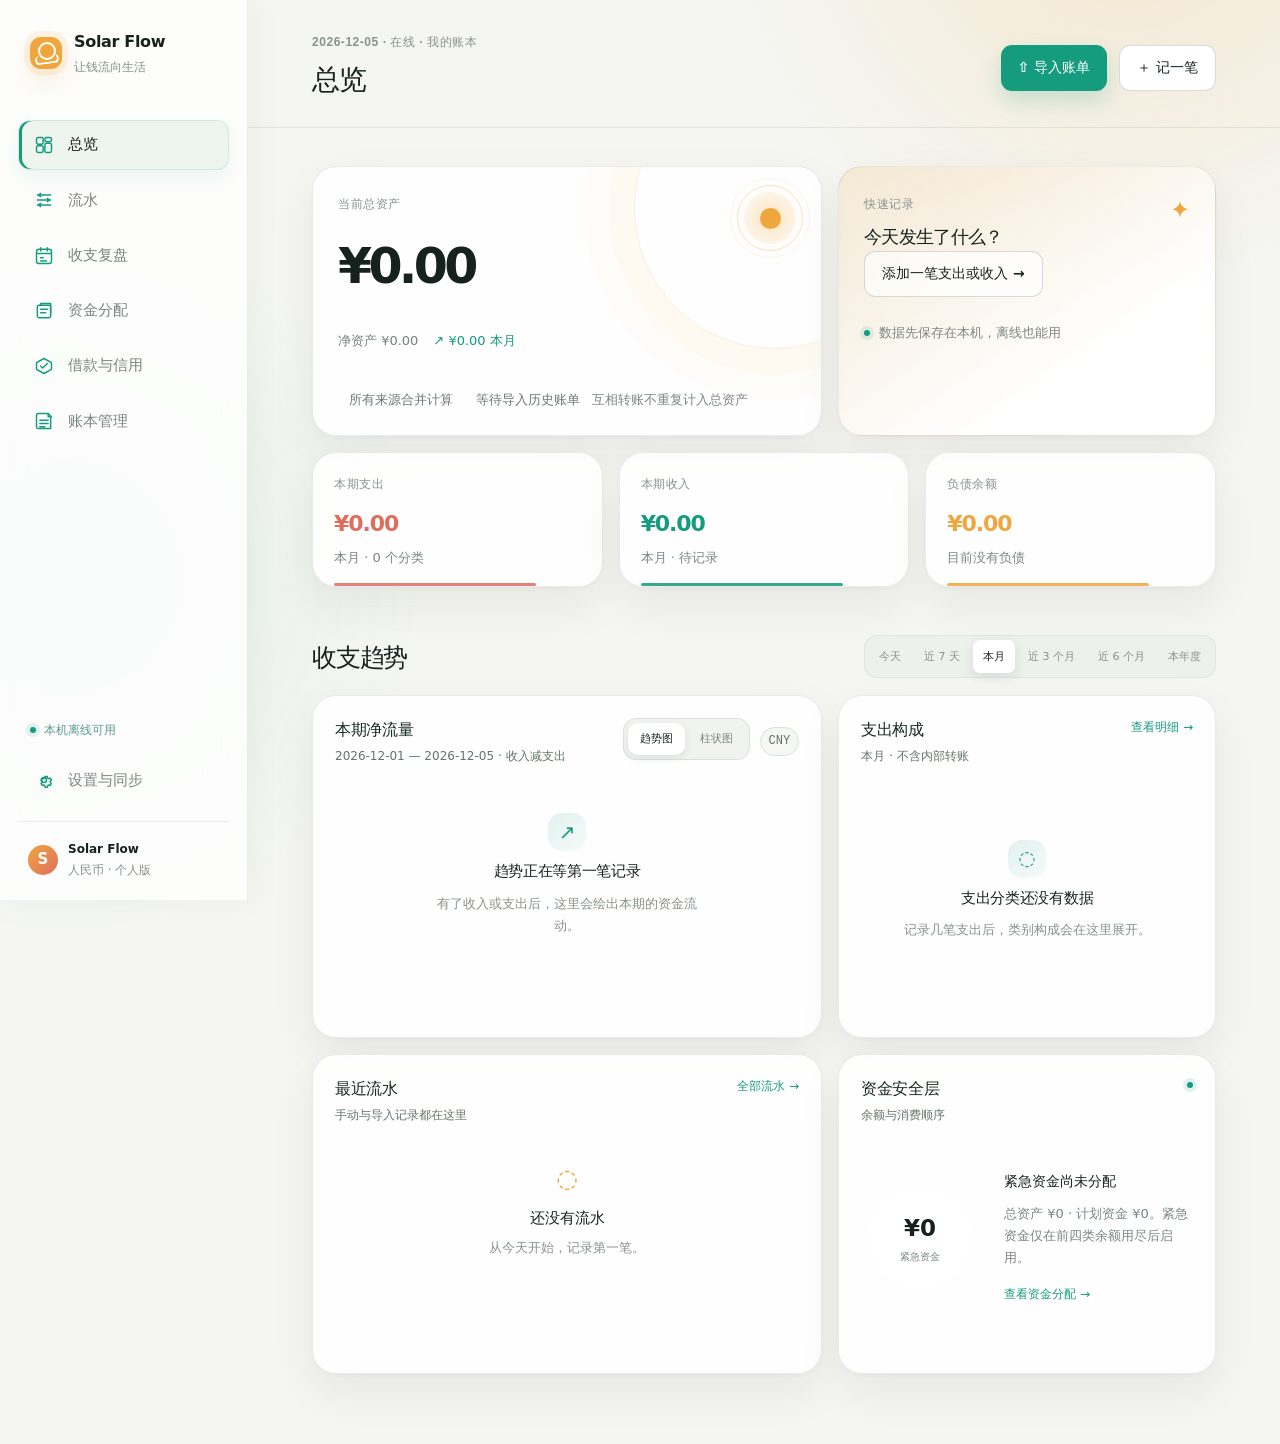
<file: solar-flow/index.html>
<!doctype html>
<html lang="zh-CN">
  <head>
    <meta charset="UTF-8" />
    <meta name="viewport" content="width=device-width, initial-scale=1.0, viewport-fit=cover" />
    <meta name="theme-color" content="#0d1b1e" />
    <meta name="description" content="Solar Flow：清晰、离线优先的个人资金流动工作台。" />
    <link rel="manifest" href="/solar-flow/manifest.webmanifest" />
    <link rel="icon" type="image/svg+xml" href="/solar-flow/favicon.svg" />
    <title>Solar Flow · 你的资金流动</title>
    <script type="module" crossorigin src="/solar-flow/index-xldBAdw2.js"></script>
    <link rel="stylesheet" crossorigin href="/solar-flow/index-yCu872b8.css">
  </head>
  <body>
    <div id="app"></div>
  </body>
</html>
</file>
<file: solar-flow/index-yCu872b8.css>
:root{font-family:Inter,ui-sans-serif,-apple-system,BlinkMacSystemFont,SF Pro Display,PingFang SC,Microsoft YaHei,sans-serif;color:#17221f;background:#f5f6f2;font-synthesis:none;--bg: #f5f6f2;--panel: #ffffff;--panel-2: #eef2ed;--ink: #17221f;--muted: #7c8680;--line: rgba(23,34,31,.1);--gold: #efa63d;--mint: #159b7e;--blue: #6678d9;--coral: #df6d5e;--radius: 24px}*{box-sizing:border-box}body{margin:0;min-width:320px;min-height:100vh;background:radial-gradient(circle at 80% -10%,rgba(246,182,91,.12),transparent 32rem),var(--bg)}button,input,select{font:inherit}button{border:0;cursor:pointer}.app-shell{display:flex;min-height:100vh}.sidebar{width:248px;padding:30px 18px 20px;border-right:1px solid var(--line);display:flex;flex-direction:column;position:sticky;top:0;height:100vh;background:#0d1b1edb;-webkit-backdrop-filter:blur(18px);backdrop-filter:blur(18px);z-index:4}.brand{display:flex;gap:12px;align-items:center;padding:0 12px 38px}.brand-mark{width:32px;height:32px;border-radius:11px;background:var(--gold);position:relative;box-shadow:0 0 0 5px #f6b65b17,0 0 24px #f6b65b40}.brand-mark:before,.brand-mark:after{content:"";position:absolute;border-radius:999px;border:2px solid #0d1b1e}.brand-mark:before{width:14px;height:14px;top:5px;left:8px}.brand-mark:after{width:20px;height:7px;left:5px;bottom:5px;border-top:0;transform:rotate(-8deg)}.brand strong{display:block;font-size:15px;letter-spacing:-.02em}.brand small{display:block;margin-top:3px;color:var(--muted);font-size:11px}.nav-list{display:grid;gap:6px}.nav-item{width:100%;color:#9aabad;background:transparent;display:flex;align-items:center;gap:12px;padding:12px 13px;border-radius:12px;text-align:left;font-size:14px;transition:.2s ease}.nav-item:hover{color:var(--ink);background:#ffffff0d}.nav-item.active{color:var(--ink);background:#1a3336;box-shadow:inset 3px 0 var(--gold)}.nav-icon{width:21px;display:grid;place-items:center;color:var(--gold);font-size:17px}.sidebar-bottom{margin-top:auto;display:grid;gap:16px}.offline-pill{display:flex;align-items:center;gap:8px;padding:0 12px;color:#8ea8a0;font-size:11px}.offline-pill i,.health-dot,.quick-note i{width:6px;height:6px;background:var(--mint);border-radius:50%;display:inline-block;box-shadow:0 0 0 4px #7ad9c61f}.profile-chip{border-top:1px solid var(--line);padding:18px 10px 0;display:flex;align-items:center;gap:10px}.avatar{width:30px;height:30px;border-radius:50%;display:grid;place-items:center;color:#0d1b1e;font-weight:800;background:linear-gradient(135deg,var(--gold),var(--coral))}.profile-chip strong,.profile-chip small{display:block}.profile-chip strong{font-size:12px}.profile-chip small{color:var(--muted);font-size:10px;margin-top:3px}.main-content{flex:1;min-width:0}.topbar{min-height:112px;padding:34px clamp(24px,5vw,72px) 26px;display:flex;align-items:center;justify-content:space-between;border-bottom:1px solid var(--line)}.eyebrow{color:var(--muted);font:500 10px DM Mono,monospace;text-transform:uppercase;letter-spacing:.12em}h1,h2,h3,p{margin:0}h1{margin-top:7px;font-size:27px;letter-spacing:-.06em}h2{margin-top:8px;font-size:24px;letter-spacing:-.05em}h3{margin-top:8px;font-size:18px;letter-spacing:-.04em}.top-actions{display:flex;align-items:center;gap:10px}.icon-button,.primary-button,.outline-button{border-radius:11px;min-height:42px;padding:0 15px;font-size:12px;font-weight:700;transition:.2s ease}.icon-button{background:transparent;color:#bdc8c7;border:1px solid var(--line);display:flex;gap:8px;align-items:center}.icon-button:hover,.outline-button:hover{border-color:#f6b65ba6;color:var(--gold)}.primary-button{background:var(--gold);color:#132124;box-shadow:0 8px 22px #f6b65b2e}.primary-button:hover{transform:translateY(-1px);box-shadow:0 12px 28px #f6b65b47}.outline-button{color:var(--ink);border:1px solid rgba(246,240,231,.23);background:transparent}.page-body{max-width:1440px;margin:0 auto;padding:38px clamp(24px,5vw,72px) 70px}.hero-grid,.stats-grid,.charts-grid,.bottom-grid,.settings-grid{display:grid;gap:16px}.hero-grid{grid-template-columns:1.35fr 1fr}.panel-card{border:1px solid var(--line);border-radius:var(--radius);background:linear-gradient(135deg,#183034f5,#142528f5);box-shadow:0 16px 40px #00000014}.net-worth-card,.quick-card{min-height:252px;padding:25px;position:relative;overflow:hidden}.net-worth-card:after{content:"";width:280px;height:280px;border-radius:50%;border:1px solid rgba(246,182,91,.12);position:absolute;right:-95px;top:-100px;box-shadow:0 0 0 25px #f6b65b06,0 0 0 50px #f6b65b05;pointer-events:none}.card-heading,.chart-title,.section-head,.bucket-top{display:flex;align-items:flex-start;justify-content:space-between;gap:15px}.net-worth-card h2{font-size:clamp(33px,4vw,49px);color:var(--ink);letter-spacing:-.075em;margin-top:14px}.sun-orb{position:relative;width:52px;height:52px;border-radius:50%;background:#f6b65b21;display:grid;place-items:center}.sun-orb:before,.sun-orb:after{content:"";position:absolute;border:1px solid rgba(246,182,91,.4);border-radius:50%;inset:-7px}.sun-orb:after{inset:-14px;opacity:.35}.sun-orb span{width:21px;height:21px;border-radius:50%;background:var(--gold);box-shadow:0 0 20px #f6b65bb3}.net-worth-meta{display:flex;gap:15px;flex-wrap:wrap;color:var(--muted);font-size:12px;margin:26px 0 18px}.asset-stack{height:8px;width:100%;display:flex;gap:2px;overflow:hidden;border-radius:99px}.asset-stack span{min-width:4px}.asset-legend{display:flex;gap:12px;margin-top:12px;flex-wrap:wrap;color:#b2c0c0;font-size:10px}.asset-legend i{display:inline-block;width:6px;height:6px;margin-right:5px;border-radius:50%}.muted{color:var(--muted);font-size:11px}.quick-card{background:linear-gradient(140deg,#f6b65b21,#142528fa 65%)}.quick-card p{max-width:280px;margin:17px 0 22px;color:#b2c0c0;line-height:1.75;font-size:13px}.spark{color:var(--gold);font-size:24px}.quick-note{display:flex;align-items:center;gap:9px;color:var(--muted);font-size:10px;margin-top:26px}.stats-grid{grid-template-columns:repeat(3,1fr);margin-top:16px}.stat-card{padding:19px 21px 17px;min-height:126px;overflow:hidden;position:relative}.stat-value{display:block;font-size:22px;margin:12px 0 5px;letter-spacing:-.05em}.stat-sub{color:var(--muted);font-size:11px}.mini-line{width:70%;height:3px;border-radius:99px;position:absolute;bottom:0;left:21px;opacity:.85}.mini-line.expense{background:var(--coral)}.mini-line.income{background:var(--mint)}.mini-line.debt{background:var(--gold)}.section-head{margin:44px 0 17px;align-items:end}.section-head h2{font-size:22px}.period-switcher{display:flex;gap:3px;padding:3px;border:1px solid var(--line);border-radius:10px;background:#ffffff06}.period-switcher button{color:var(--muted);background:transparent;border-radius:7px;padding:8px 10px;font-size:11px}.period-switcher button.active{color:#142528;background:var(--gold);font-weight:700}.charts-grid{grid-template-columns:1.35fr 1fr}.trend-card,.category-card,.recent-card,.health-card{padding:22px;min-height:320px}.chart-title strong,.chart-title span{display:block}.chart-title strong{font-size:14px}.chart-title span{color:var(--muted);font-size:10px;margin-top:5px}.chart-badge,.safe-badge,.sync-state{color:var(--gold);border:1px solid rgba(246,182,91,.28);border-radius:99px;padding:5px 8px;font:10px DM Mono,monospace}.text-button{color:var(--gold);background:transparent;font-size:11px;padding:0}.trend-wrap{margin-top:27px}.trend-wrap svg{width:100%;height:205px;display:block}.axis-labels{display:flex;justify-content:space-between;color:var(--muted);font:10px DM Mono,monospace}.donut-layout{display:grid;grid-template-columns:1fr 1fr;align-items:center;gap:5px;margin-top:33px}.donut svg{width:190px;max-width:100%;display:block;margin:auto}.legend-list{display:grid;gap:12px}.legend-list div{display:flex;justify-content:space-between;gap:8px;font-size:11px;color:#c0cbca}.legend-list i{display:inline-block;width:7px;height:7px;border-radius:50%;margin-right:7px}.legend-list strong{color:var(--muted);font:10px DM Mono,monospace}.bottom-grid{grid-template-columns:1.35fr 1fr;margin-top:16px}.transaction-list{margin-top:20px}.transaction-row,.obligation-row{display:flex;align-items:center;gap:12px;padding:12px 0;border-bottom:1px solid var(--line)}.transaction-row:last-child,.obligation-row:last-child{border-bottom:0}.category-icon{width:33px;height:33px;flex:0 0 auto;border-radius:11px;display:grid;place-items:center;color:var(--icon-color, var(--gold));background:#ffffff0d;font-size:16px}.transaction-main{flex:1;min-width:0}.transaction-main strong,.transaction-main span{display:block;overflow:hidden;text-overflow:ellipsis;white-space:nowrap}.transaction-main strong{font-size:12px}.transaction-main span{font-size:10px;color:var(--muted);margin-top:5px}.transaction-amount{font:500 12px DM Mono,monospace;white-space:nowrap}.transaction-amount.expense{color:#ffac9e}.health-score{display:flex;align-items:center;gap:25px;margin-top:46px}.health-ring{width:118px;height:118px;flex:0 0 auto;display:grid;place-items:center;align-content:center;border-radius:50%;background:conic-gradient(var(--mint) var(--score),rgba(255,255,255,.08) 0);position:relative}.health-ring:before{content:"";position:absolute;inset:8px;border-radius:50%;background:var(--panel)}.health-ring strong,.health-ring span{z-index:1}.health-ring strong{font-size:23px}.health-ring span{font-size:10px;color:var(--muted);margin-top:3px}.health-copy strong{font-size:14px}.health-copy p{color:var(--muted);font-size:11px;line-height:1.7;margin:9px 0 13px}.empty-state{min-height:170px;display:grid;place-items:center;align-content:center;gap:8px;color:var(--muted);text-align:center}.empty-state span{color:var(--gold);font-size:25px}.empty-state strong{color:var(--ink);font-size:13px}.empty-state p,.empty-copy{font-size:11px;margin:0}.page-title{margin-top:0}.filter-bar{display:flex;align-items:center;gap:8px;margin:25px 0 12px}.filter-chip{color:var(--muted);background:transparent;border:1px solid var(--line);border-radius:99px;padding:8px 12px;font-size:11px}.filter-chip.active{color:#132124;background:var(--gold);border-color:var(--gold)}.filter-spacer{flex:1}.full-list{padding:20px 24px}.full-list .transaction-list{margin-top:0}.full-list .transaction-row{padding:16px 4px}.callout{display:flex;gap:14px;align-items:flex-start;padding:17px 19px;margin:20px 0 16px;border:1px solid rgba(122,217,198,.2);border-radius:16px;background:#7ad9c60f}.callout>span{color:var(--mint);font-size:18px}.callout strong{font-size:12px}.callout p{color:var(--muted);font-size:11px;line-height:1.7;margin-top:5px}.allocation-total{text-align:right}.allocation-total span,.allocation-total strong{display:block}.allocation-total span{color:var(--muted);font-size:10px}.allocation-total strong{font:18px DM Mono,monospace;color:var(--gold);margin-top:5px}.bucket-grid{display:grid;grid-template-columns:repeat(5,1fr);gap:12px}.bucket-card{min-height:222px;padding:17px;border-radius:18px;border:1px solid var(--line);background:#142528;position:relative;overflow:hidden}.bucket-card:after{content:"";position:absolute;width:90px;height:90px;border-radius:50%;right:-35px;top:-35px;opacity:.12;background:currentColor}.bucket-card.gold{color:var(--gold)}.bucket-card.coral{color:var(--coral)}.bucket-card.mint{color:var(--mint)}.bucket-card.blue{color:var(--blue)}.bucket-card.slate{color:#adbabe}.bucket-symbol{font-size:22px}.more-button{background:transparent;color:var(--muted);font-size:10px}.bucket-card .eyebrow{display:block;margin-top:28px;color:#b7c1c0}.bucket-card>strong{display:block;color:var(--ink);font:18px DM Mono,monospace;margin:10px 0 7px}.bucket-card p{min-height:35px;color:var(--muted);font-size:10px;line-height:1.55}.progress{height:5px;background:#ffffff14;border-radius:99px;overflow:hidden;margin:18px 0 8px}.progress span{height:100%;display:block;background:currentColor;border-radius:99px}.bucket-card small{color:var(--muted);font-size:9px}.recommendation{display:flex;gap:16px;align-items:center;margin-top:16px;padding:20px}.recommendation-mark{color:var(--gold);font-size:24px}.recommendation>div:nth-child(2){flex:1}.recommendation h3{font-size:14px}.recommendation p{color:var(--muted);line-height:1.7;font-size:11px;margin-top:7px}.obligation-hero{display:flex;justify-content:space-between;align-items:center;padding:24px;background:linear-gradient(135deg,#ff8d7a21,#142528f5)}.obligation-hero strong{display:block;color:var(--coral);font:32px DM Mono,monospace;margin:12px 0 8px}.obligation-hero p{color:var(--muted);font-size:11px}.obligation-graphic{width:72px;height:72px;display:grid;place-items:center;border-radius:50%;color:var(--coral);font-size:28px;border:1px solid rgba(255,141,122,.35)}.settings-grid{grid-template-columns:1.2fr 1fr}.settings-card{padding:22px;min-height:290px}.sync-state{color:var(--muted);border-color:var(--line)}.sync-visual{display:flex;align-items:center;justify-content:center;gap:16px;margin:35px 0 25px}.device{border:1px solid rgba(122,217,198,.25);border-radius:13px;padding:17px 20px;color:var(--mint);font-size:11px;background:#7ad9c60f}.sync-line{display:flex;align-items:center;gap:4px;color:var(--gold)}.sync-line i{display:block;width:14px;height:1px;background:var(--gold)}.sync-line span{font-size:17px}.settings-copy{color:var(--muted);font-size:11px;line-height:1.8;margin-bottom:20px;max-width:500px}.settings-actions{display:grid;gap:8px;margin-top:34px}.setting-action{display:flex;justify-content:space-between;padding:13px 0;color:#c1cccb;background:transparent;border-bottom:1px solid var(--line);text-align:left;font-size:12px}.setting-action span{color:var(--gold)}.data-contract{padding:21px;margin-top:16px}.contract-grid{display:grid;grid-template-columns:repeat(4,1fr);gap:12px;margin-top:20px}.contract-grid p{color:var(--muted);font-size:10px;line-height:1.6}.contract-grid strong{display:block;color:var(--ink);font-size:11px;margin-bottom:5px}.modal-backdrop{position:fixed;inset:0;z-index:20;padding:20px;display:grid;place-items:center;background:#050d0fb8;-webkit-backdrop-filter:blur(10px);backdrop-filter:blur(10px)}.modal{width:min(560px,100%);max-height:min(820px,95vh);overflow:auto;border:1px solid rgba(246,240,231,.18);border-radius:24px;background:#142528;box-shadow:0 30px 100px #00000059;padding:24px}.import-modal{width:min(760px,100%)}.modal-head{display:flex;justify-content:space-between;gap:20px;align-items:flex-start;margin-bottom:23px}.modal h2{font-size:23px}.close-button{color:var(--muted);background:transparent;font-size:26px;line-height:1}.amount-field{display:flex;align-items:center;gap:8px;border-bottom:1px solid rgba(246,182,91,.5);padding:10px 3px}.amount-field span{color:var(--gold);font:20px DM Mono,monospace}.amount-field input{flex:1;color:var(--ink);border:0;outline:0;background:transparent;font:34px DM Mono,monospace;letter-spacing:-.06em}.segmented{display:flex;gap:4px;padding:4px;border-radius:12px;background:#ffffff0d;margin:19px 0}.segmented label{flex:1}.segmented input{position:absolute;opacity:0}.segmented span{display:block;text-align:center;border-radius:9px;padding:10px;color:var(--muted);font-size:12px;cursor:pointer}.segmented input:checked+span{color:#142528;background:var(--gold);font-weight:700}.form-grid{display:grid;grid-template-columns:1fr 1fr;gap:14px}.form-grid label,.import-controls label{color:var(--muted);font-size:10px}.form-grid input,.form-grid select,.import-controls select{display:block;width:100%;margin-top:7px;padding:11px 12px;color:var(--ink);background:#0e1e20;border:1px solid var(--line);border-radius:10px;outline:none;font-size:12px}.form-grid input:focus,.form-grid select:focus,.import-controls select:focus{border-color:var(--gold)}.modal-actions{display:flex;justify-content:flex-end;gap:9px;margin-top:25px}.dropzone{display:grid;place-items:center;text-align:center;padding:42px 20px;border:1px dashed rgba(246,182,91,.4);border-radius:17px;background:#f6b65b0b}.upload-symbol{color:var(--gold);font-size:30px;margin-bottom:10px}.dropzone strong{font-size:14px}.dropzone p{color:var(--muted);font-size:11px;margin:7px 0 20px}.file-button{display:inline-grid;place-items:center}.import-note{display:flex;gap:10px;color:var(--muted);margin-top:18px;font-size:11px;line-height:1.7}.import-note span{color:var(--mint)}.import-controls{display:flex;align-items:end;justify-content:space-between;gap:12px}.import-controls label{width:min(280px,100%)}.import-summary{display:flex;flex-wrap:wrap;gap:11px;padding:16px 0;color:var(--muted);font-size:10px}.import-summary i{width:6px;height:6px;border-radius:50%;display:inline-block;margin-right:5px}.new-dot{background:var(--mint)}.merge-dot{background:var(--gold)}.duplicate-dot{background:var(--muted)}.review-dot{background:var(--coral)}.import-preview{max-height:390px;overflow:auto;border-top:1px solid var(--line);border-bottom:1px solid var(--line)}.import-row{display:grid;grid-template-columns:42px 92px 1fr 94px;gap:9px;align-items:center;padding:11px 2px;border-bottom:1px solid rgba(246,240,231,.06)}.import-row:last-child{border-bottom:0}.import-row strong,.import-row span{font-size:11px}.import-row small{grid-column:2 / -1;color:var(--muted);font-size:10px;overflow:hidden;text-overflow:ellipsis;white-space:nowrap}.import-merchant{overflow:hidden;text-overflow:ellipsis;white-space:nowrap}.import-status{border-radius:5px;padding:4px 3px;text-align:center;font-size:9px!important}.import-status.new{color:var(--mint);background:#7ad9c61a}.import-status.merge{color:var(--gold);background:#f6b65b1a}.import-status.duplicate{color:var(--muted);background:#ffffff0f}.import-status.review{color:var(--coral);background:#ff8d7a1a}.import-more{margin-top:12px}.toast{position:fixed;right:24px;bottom:24px;z-index:50;color:#142528;background:var(--mint);border-radius:11px;padding:12px 16px;box-shadow:0 15px 35px #00000040;font-size:12px;font-weight:700}.toast.error{background:var(--coral)}.toast.info{background:var(--gold)}@media(max-width:1100px){.bucket-grid{grid-template-columns:repeat(3,1fr)}.charts-grid,.bottom-grid,.settings-grid{grid-template-columns:1fr}.donut-layout{grid-template-columns:180px 1fr}}@media(max-width:760px){.app-shell{display:block}.sidebar{width:100%;height:auto;position:sticky;top:0;padding:13px 14px 10px;border-right:0;border-bottom:1px solid var(--line)}.brand{padding:0 4px 11px}.nav-list{display:flex;overflow-x:auto;gap:4px}.nav-item{flex:0 0 auto;width:auto;padding:8px 10px;font-size:11px}.nav-item.active{box-shadow:inset 0 -2px var(--gold)}.nav-icon{width:auto;font-size:14px}.sidebar-bottom{display:none}.topbar{padding:24px 18px 20px;min-height:89px}.topbar h1{font-size:22px}.icon-button span{display:none}.icon-button{min-height:38px;padding:0 10px}.primary-button,.outline-button{min-height:38px;padding:0 11px;font-size:11px}.page-body{padding:24px 18px 50px}.hero-grid,.stats-grid{grid-template-columns:1fr}.net-worth-card,.quick-card{min-height:222px}.net-worth-card h2{font-size:38px}.section-head{display:block;margin-top:32px}.section-head .period-switcher{margin-top:15px;overflow-x:auto}.period-switcher button{flex:0 0 auto}.charts-grid,.bottom-grid{gap:12px}.trend-card,.category-card,.recent-card,.health-card{padding:18px}.donut-layout{grid-template-columns:150px 1fr}.bucket-grid{grid-template-columns:1fr 1fr}.bucket-card{min-height:205px}.recommendation{align-items:flex-start;flex-wrap:wrap}.recommendation .outline-button{margin-left:40px}.contract-grid{grid-template-columns:1fr 1fr}.filter-bar{flex-wrap:wrap}.filter-spacer{display:none}.form-grid{grid-template-columns:1fr}.modal{padding:19px}.import-row{grid-template-columns:40px 76px 1fr 80px;gap:6px}.import-controls{display:block}.import-controls .muted{display:block;margin-top:10px}.toast{left:18px;right:18px;bottom:18px;text-align:center}}body{color:var(--ink);background:radial-gradient(circle at 88% -8%,rgba(239,166,61,.2),transparent 27rem),radial-gradient(circle at 5% 40%,rgba(21,155,126,.08),transparent 24rem),var(--bg)}.sidebar{background:#ffffffc7;border-right-color:#17221f14;box-shadow:8px 0 30px #17221f09}.brand{padding-bottom:44px}.brand strong,h1,h2,h3{color:var(--ink)}.brand small,.profile-chip small{color:#87918b}.brand-mark{background:var(--gold);box-shadow:0 0 0 6px #efa63d1f,0 12px 24px #efa63d33}.brand-mark:before,.brand-mark:after{border-color:#fff}.nav-item{color:#7b8580;border:1px solid transparent;transition:color .28s cubic-bezier(.22,1,.36,1),background .28s cubic-bezier(.22,1,.36,1),transform .28s cubic-bezier(.22,1,.36,1),box-shadow .28s cubic-bezier(.22,1,.36,1)}.nav-item:hover{color:var(--ink);background:#f0f4ef;transform:translate(3px)}.nav-item.active{color:var(--ink);background:#eef4ee;border-color:#159b7e24;box-shadow:0 8px 18px #159b7e14,inset 3px 0 var(--mint)}.nav-icon{color:var(--mint)}.offline-pill{color:#5e9b8c}.offline-pill i,.health-dot,.quick-note i{background:var(--mint);box-shadow:0 0 0 4px #159b7e1f}.profile-chip{border-top-color:#17221f14}.avatar{color:#fff;background:linear-gradient(135deg,var(--gold),var(--coral))}.topbar{border-bottom-color:#17221f14}.eyebrow{color:#89928d}.top-actions{gap:12px}.icon-button,.outline-button{color:var(--ink);border-color:#17221f29;background:#ffffffa3}.icon-button:hover,.outline-button:hover{color:var(--mint);border-color:#159b7e73;background:#fff}.primary-button{color:#fff;background:var(--gold);box-shadow:0 10px 22px #efa63d3d}.primary-button:hover{box-shadow:0 14px 28px #efa63d52}.import-button{background:var(--mint);box-shadow:0 10px 22px #159b7e33}.import-button:hover{box-shadow:0 14px 28px #159b7e47}.quick-action{background:#fff}.panel-card{border-color:#17221f17;background:#ffffffe0;box-shadow:0 18px 45px #17221f11,0 2px 5px #17221f08;transition:transform .35s cubic-bezier(.22,1,.36,1),box-shadow .35s cubic-bezier(.22,1,.36,1)}.panel-card:hover{transform:translateY(-2px);box-shadow:0 22px 55px #17221f1a,0 3px 8px #17221f09}.net-worth-card,.quick-card{min-height:260px}.net-worth-card:after{border-color:#efa63d2e;box-shadow:0 0 0 25px #efa63d0a,0 0 0 50px #efa63d06}.net-worth-card h2{color:var(--ink)}.net-worth-meta{color:#77827b}.trend-up{color:var(--mint)}.asset-legend{color:#6e7972}.quick-card{background:linear-gradient(145deg,#efa63d29,#fffffff5 70%)}.quick-card p{color:#69756e}.spark{color:var(--gold)}.stat-value.expense{color:var(--coral)}.stat-value.income{color:var(--mint)}.stat-value.debt{color:var(--gold)}.period-switcher{background:#edf1ec;border:1px solid rgba(23,34,31,.06);padding:4px;border-radius:13px}.period-switcher button{color:#89928d;transition:all .25s cubic-bezier(.22,1,.36,1)}.period-switcher button:hover{color:var(--ink)}.period-switcher button.active{color:var(--ink);background:#fff;box-shadow:0 4px 12px #17221f1a}.chart-title strong{color:var(--ink)}.chart-title span,.chart-badge,.safe-badge,.sync-state{color:#89928d}.chart-badge,.safe-badge,.sync-state{border-color:#17221f1f;background:#f7f9f6}.text-button{color:var(--mint)}.trend-wrap{margin-top:22px}.trend-wrap svg{filter:drop-shadow(0 6px 10px rgba(239,166,61,.13))}.trend-wrap svg line{stroke:#17221f1f}.axis-labels{color:#9ba39d}.donut-layout{align-items:center}.donut{width:166px;height:166px;border-radius:50%;background:var(--donut);box-shadow:inset 0 0 0 1px #17221f0d,0 14px 26px #17221f14;display:grid;place-items:center;position:relative}.donut-hole{width:104px;height:104px;border-radius:50%;background:#fff;display:grid;place-content:center;text-align:center;box-shadow:0 3px 12px #17221f14}.donut-hole strong{color:var(--ink);font:700 18px ui-monospace,SFMono-Regular,Menlo,monospace;letter-spacing:-.07em}.donut-hole span{color:#9aa39e;font-size:10px;margin-top:5px}.legend-list{gap:13px}.legend-item{align-items:center}.legend-item>span{color:#68746c}.legend-item i{box-shadow:0 0 0 3px #17221f0a}.legend-value strong{color:var(--ink)}.legend-value small{color:#98a19b}.transaction-row{border-bottom-color:#17221f12;transition:background .25s ease,transform .25s cubic-bezier(.22,1,.36,1)}.transaction-row:hover{background:#f7faf6;transform:translate(3px)}.transaction-main span{color:#8a948e}.transaction-amount.expense{color:var(--coral)}.transaction-amount.income{color:var(--mint)}.transaction-amount.transfer{color:var(--blue)}.empty-state{color:#87918a}.bucket-card{background:#fff;border-color:#17221f17;box-shadow:0 14px 35px #17221f0e;transition:transform .3s cubic-bezier(.22,1,.36,1),box-shadow .3s ease}.bucket-card:hover{transform:translateY(-4px) rotate(.2deg);box-shadow:0 22px 45px #17221f1a}.bucket-card strong{color:var(--ink)}.bucket-card p,.bucket-card small{color:#7f8982}.bucket-card.gold{border-top-color:var(--gold)}.bucket-card.coral{border-top-color:var(--coral)}.bucket-card.mint{border-top-color:var(--mint)}.bucket-card.blue{border-top-color:var(--blue)}.progress{background:#edf1ec}.progress span{background:var(--mint)}.callout{color:#5d6c63;background:#eef6f1;border-color:#159b7e29}.callout strong,.recommendation h3{color:var(--ink)}.recommendation p,.settings-copy,.form-help{color:#7b867e}.recommendation-mark{color:var(--gold)}.obligation-hero{background:linear-gradient(135deg,#eef7f2,#fff)}.obligation-hero p{color:#7d8981}.obligation-graphic{color:var(--mint)}.debt-icon{color:var(--coral);background:#df6d5e1a}.more-button{color:#7d8981;background:#f1f4f0;border:1px solid rgba(23,34,31,.07);transition:all .25s ease}.more-button:hover{color:var(--coral);background:#fff1ee;border-color:#df6d5e38}.filter-bar{background:#ffffffb8;border-color:#17221f14}.filter-chip{color:#7d8981;background:transparent}.filter-chip:hover,.filter-chip.active{color:var(--ink);background:#fff;box-shadow:0 3px 10px #17221f14}.full-list{overflow:hidden}.settings-card{background:#ffffffeb}.device{color:var(--ink);background:#eef4ef;border-color:#159b7e26}.sync-line span{color:var(--mint)}.setting-action{color:var(--ink);background:#f7f9f6;border-color:#17221f14}.setting-action:hover{color:var(--mint);background:#eef7f2}.contract-grid p{color:#7f8982}.contract-grid strong{color:var(--ink)}.modal-backdrop{background:#17221f61;-webkit-backdrop-filter:blur(14px);backdrop-filter:blur(14px);animation:fade-in .22s ease both}.modal{color:var(--ink);background:#fffffff5;border-color:#fff9;box-shadow:0 28px 90px #17221f3d;animation:modal-spring .44s cubic-bezier(.22,1,.36,1) both}.modal h2{color:var(--ink)}.close-button{color:#89938c}.amount-field{border-bottom-color:#efa63d8c}.amount-field span{color:var(--gold)}.amount-field input{color:var(--ink)}.segmented{background:#edf1ec}.segmented span{color:#87918b}.segmented input:checked+span{color:#fff;background:var(--mint);box-shadow:0 5px 12px #159b7e33}.form-grid label,.import-controls label{color:#78847c}.form-grid input,.form-grid select,.import-controls select,.single-field input{color:var(--ink);background:#f6f8f5;border-color:#17221f1f}.form-grid input:focus,.form-grid select:focus,.import-controls select:focus,.single-field input:focus{border-color:var(--mint);box-shadow:0 0 0 4px #159b7e1a}.dropzone{border-color:#159b7e59;background:linear-gradient(145deg,#159b7e0f,#efa63d14)}.upload-symbol{color:var(--mint)}.dropzone p,.import-note{color:#78847c}.import-controls select{background:#f6f8f5}.import-summary{color:#7c8780}.import-row{border-bottom-color:#17221f12}.import-status.excluded{color:#89938c;background:#f0f2ef}.excluded-dot{background:#a3ada6}.toast{border:1px solid rgba(255,255,255,.55);box-shadow:0 14px 30px #17221f2e}button,.panel-card,.bucket-card{-webkit-tap-highlight-color:transparent}.primary-button:active,.outline-button:active,.icon-button:active,.nav-item:active,.filter-chip:active,.more-button:active{transform:scale(.97)}@keyframes fade-in{0%{opacity:0}to{opacity:1}}@keyframes modal-spring{0%{opacity:0;transform:translateY(18px) scale(.94)}65%{opacity:1;transform:translateY(-3px) scale(1.012)}to{opacity:1;transform:translateY(0) scale(1)}}.page-body>*{animation:rise-in .55s cubic-bezier(.22,1,.36,1) both}.page-body>*:nth-child(2){animation-delay:.04s}.page-body>*:nth-child(3){animation-delay:.08s}@keyframes rise-in{0%{opacity:0;transform:translateY(12px)}to{opacity:1;transform:translateY(0)}}@media(prefers-reduced-motion:reduce){*,*:before,*:after{animation-duration:.01ms!important;transition-duration:.01ms!important}}@media(max-width:760px){.top-actions{gap:7px}.import-button span{display:inline}.topbar{background:#ffffffb8;-webkit-backdrop-filter:blur(18px);backdrop-filter:blur(18px)}.page-title .top-actions{margin-top:16px}.page-title .top-actions button{flex:1}.donut{width:144px;height:144px}.donut-hole{width:91px;height:91px}.donut-hole strong{font-size:15px}.obligation-row{grid-template-columns:34px 1fr auto auto}.more-button{padding:6px 8px;font-size:10px}.modal-backdrop{padding:12px}.modal{border-radius:22px}}@media(max-width:430px){.bucket-grid,.donut-layout{grid-template-columns:1fr}.donut svg{width:160px}.category-card{min-height:400px}.top-actions{gap:6px}.top-actions .outline-button{display:none}}.ledger-hero{display:flex;align-items:center;justify-content:space-between;gap:24px;padding:28px}.ledger-hero strong{display:block;margin-top:8px;font-size:clamp(26px,4vw,42px);letter-spacing:-.04em}.ledger-hero p{max-width:620px;margin:10px 0 0;color:var(--muted);line-height:1.7}.ledger-actions{display:flex;gap:10px;flex-wrap:wrap;justify-content:flex-end}.ledger-row{display:flex;align-items:center;gap:14px;padding:18px 4px;border-bottom:1px solid var(--line)}.ledger-row:last-child{border-bottom:0}.ledger-row.active{margin:0 -10px;padding-left:14px;padding-right:14px;border-radius:18px;background:linear-gradient(90deg,rgba(21,155,126,.1),transparent)}.ledger-mark{width:38px;height:38px;display:grid;place-items:center;border-radius:13px;background:var(--panel-2);color:var(--mint);font-size:20px}.active-badge{margin-left:auto;padding:7px 10px;border-radius:999px;color:var(--mint);background:#159b7e1f;font-size:12px;font-weight:800}.danger-button{border:1px solid rgba(223,109,94,.3);background:#df6d5e14;color:#b84d42;border-radius:14px;padding:11px 15px;font:inherit;font-weight:800;cursor:pointer;transition:transform .18s ease,background .18s ease}.danger-button:hover{transform:translateY(-2px);background:#df6d5e26}button:disabled{opacity:.42;cursor:not-allowed;transform:none!important}@media(max-width:760px){.ledger-hero{align-items:flex-start;flex-direction:column}.ledger-actions{width:100%;justify-content:flex-start}}.trend-line-draw{stroke-dasharray:1000;stroke-dashoffset:1000;animation:trend-draw .9s cubic-bezier(.22,1,.36,1) forwards}.trend-area-reveal{opacity:0;animation:area-arrive .42s ease-out .32s forwards}.trend-endpoint{opacity:0;transform-box:fill-box;transform-origin:center;animation:point-arrive .28s cubic-bezier(.2,1.5,.5,1) .7s forwards}.donut{background:none!important;box-shadow:none!important;isolation:isolate}.donut svg{position:absolute;inset:0;width:100%;height:100%;overflow:visible;transform:rotate(-90deg)}.donut-track{fill:none;stroke:#eef1ed;stroke-width:22}.donut-segment{fill:none;stroke:var(--segment-color);stroke-width:22;stroke-linecap:butt;stroke-dasharray:100;stroke-dashoffset:100;animation:donut-draw .76s cubic-bezier(.22,1,.36,1) var(--segment-delay) forwards;filter:drop-shadow(0 2px 2px rgba(20,35,29,.08))}.donut-hole{position:relative;z-index:1}.legend-item{opacity:0;clip-path:inset(0 100% 0 0);transform:translate(14px);animation:legend-reveal .6s cubic-bezier(.22,1,.36,1) var(--legend-delay) forwards}.day-heading{position:sticky;top:0;z-index:1;display:flex;align-items:center;justify-content:space-between;gap:12px;padding:17px 2px 10px;margin-top:4px;border-bottom:1px solid rgba(23,34,31,.08);background:#fffffff0;-webkit-backdrop-filter:blur(12px);backdrop-filter:blur(12px)}.day-heading>div{display:flex;align-items:baseline;gap:10px}.day-heading strong{color:var(--ink);font-size:15px;letter-spacing:-.02em}.day-heading span,.day-heading small{color:#849087;font-size:11px}.day-heading small{text-align:right}.transaction-day+.transaction-day{margin-top:11px}.target-line{height:5px;margin-top:20px;border-radius:99px;background:#edf1ec;overflow:hidden}.target-line span{display:block;height:100%;border-radius:inherit;background:linear-gradient(90deg,var(--mint),#81d8b6);transform:scaleX(0);transform-origin:left;animation:fill-line .88s cubic-bezier(.22,1,.36,1) .17s forwards}.bucket-card.coral .target-line span{background:linear-gradient(90deg,#f4a45a,#e27c6b)}.target-meta{display:flex;align-items:center;justify-content:space-between;gap:8px;margin-top:9px;color:#869188;font-size:10px}.suggest-button{padding:0;color:var(--mint);background:transparent;border:0;font:inherit;cursor:pointer;text-align:right}.suggest-button:hover{color:#087b64;text-decoration:underline}.bucket-card .bucket-top .more-button{padding:8px 12px;border-radius:11px;border:1px solid rgba(23,34,31,.09);color:#536158;background:#ffffffeb;font-size:11px;font-weight:750;box-shadow:0 3px 9px #17221f0d}.bucket-card .bucket-top .more-button:hover{color:var(--mint);background:#fff;border-color:#159b7e40;box-shadow:0 7px 16px #159b7e1a}.auto-tag{color:#98a29b;font-size:10px;padding:6px 9px;border-radius:99px;background:#f1f4f0}.bucket-card.no-target .bucket-footnote{margin-top:25px;color:#8a948d;font-size:10px}.priority-flow{display:flex;flex-wrap:wrap;align-items:center;gap:7px;margin:10px 0 0}.priority-flow span{color:#43534a;padding:7px 10px;border-radius:999px;background:#ffffffc7;border:1px solid rgba(23,34,31,.06);font-size:11px}.priority-flow b{color:#9ba59d;font-weight:500}.allocation-note{display:flex;align-items:center;gap:16px;margin-top:18px;padding:21px 24px}.allocation-note h3{margin:5px 0;font-size:16px}.allocation-note p{margin:5px 0 0;color:#78847c;font-size:11px;line-height:1.7}.quick-priority-note{margin:14px 0 0;padding:11px 13px;border-radius:12px;color:#6f7c73;background:#f0f6f1;font-size:11px;line-height:1.6}.single-field{display:block;margin:12px 0;color:#78847c;font-size:11px}.single-field input{display:block;width:100%;box-sizing:border-box;margin-top:7px;padding:12px 13px;border:1px solid rgba(23,34,31,.12);border-radius:12px;color:var(--ink);background:#f6f8f5;font:inherit}.form-grid label[hidden]{display:none!important}.chart-empty{min-height:220px;display:flex;flex-direction:column;align-items:center;justify-content:center;gap:9px;padding:24px;text-align:center;color:#7d8981}.chart-empty>span{width:38px;height:38px;display:grid;place-items:center;border-radius:14px;color:var(--mint);background:linear-gradient(145deg,#159b7e1f,#159b7e09);font-size:20px}.chart-empty strong{color:var(--ink);font-size:13px;letter-spacing:-.02em}.chart-empty p{max-width:280px;color:#87928a;font-size:11px;line-height:1.7}.chart-empty-donut{min-height:250px}@keyframes trend-draw{to{stroke-dashoffset:0}}@keyframes area-arrive{to{opacity:1}}@keyframes point-arrive{0%{opacity:0;transform:scale(.45)}to{opacity:1;transform:scale(1)}}@keyframes donut-draw{to{stroke-dashoffset:0}}@keyframes legend-reveal{to{opacity:1;clip-path:inset(0);transform:translate(0)}}@keyframes fill-line{to{transform:scaleX(1)}}@media(max-width:1100px){.bucket-grid{grid-template-columns:repeat(3,minmax(0,1fr))}}@media(max-width:760px){.bucket-grid{grid-template-columns:repeat(2,minmax(0,1fr))}.day-heading{top:112px}.day-heading small{font-size:9px}.allocation-note{align-items:flex-start}}@media(max-width:500px){.bucket-grid{grid-template-columns:1fr}.priority-flow{gap:5px}.priority-flow span{padding:6px 8px;font-size:10px}.priority-flow b{font-size:10px}.target-meta{font-size:9px}}.chart-tools{display:flex;align-items:center;gap:10px}.chart-mode-switch,.review-scope-switch,.review-metric-switch{display:flex;gap:3px;padding:4px;border:1px solid rgba(23,34,31,.08);border-radius:13px;background:#f0f3ef}.chart-mode-switch button,.review-scope-switch button,.review-metric-switch button{min-height:32px;padding:0 12px;border-radius:10px;color:#7b8780;background:transparent;font-size:11px;font-weight:650;transition:color .22s ease,background .22s ease,box-shadow .22s ease,transform .22s ease}.chart-mode-switch button.active,.review-scope-switch button.active{color:#17221f;background:#fff;box-shadow:0 3px 10px #17221f17}.chart-mode-switch button:hover,.review-scope-switch button:hover{color:#17221f}.bar-wrap svg{width:100%;height:220px;overflow:visible}.bar-zero{stroke:#17221f3d;stroke-width:1.2}.bar-guide{stroke:#17221f12;stroke-dasharray:3 7}.bar-column{opacity:.88;animation:bar-rise .72s cubic-bezier(.2,.85,.25,1.1) var(--bar-delay) both}.bar-column.positive{fill:#27a887}.bar-column.negative{fill:#e48a77}.bar-group text{fill:#9aa39d;font:10px Inter,sans-serif}.bar-legend{display:flex;justify-content:center;gap:20px;color:#849087;font-size:10px}.bar-legend i{display:inline-block;width:7px;height:7px;margin-right:6px;border-radius:50%}.positive-dot{background:#27a887}.negative-dot{background:#e48a77}@keyframes bar-rise{0%{opacity:.12;transform:scaleY(.12)}to{opacity:.88;transform:scaleY(1)}}.review-controls{display:grid;grid-template-columns:auto 1fr auto;align-items:center;gap:18px;margin:0 0 16px}.review-scope-switch{width:max-content}.review-scope-switch button{min-width:56px}.review-range{display:flex;align-items:center;justify-content:center;gap:18px}.review-range>div{min-width:180px;text-align:center}.review-range strong{display:block;margin-top:4px;color:var(--ink);font-size:17px;letter-spacing:-.03em}.range-arrow{width:36px;height:36px;border:1px solid rgba(23,34,31,.08);border-radius:12px;color:#526158;background:#ffffffd9;font-size:21px;transition:all .2s ease}.range-arrow:hover:not(:disabled){color:var(--mint);border-color:#159b7e47;transform:translateY(-1px)}.range-arrow:disabled{opacity:.35;cursor:default}.review-metric-switch{width:max-content}.review-metric-switch button{min-width:68px}.review-metric-switch button.active.expense{color:#fff;background:#d97866;box-shadow:0 4px 12px #d978662e}.review-metric-switch button.active.income{color:#fff;background:#159b7e;box-shadow:0 4px 12px #159b7e2e}.review-hero{position:relative;overflow:hidden;padding:clamp(22px,4vw,34px);background:radial-gradient(circle at 94% 9%,rgba(239,166,61,.12),transparent 20rem),#ffffffeb}.review-hero:after{position:absolute;top:-95px;right:-65px;width:240px;height:240px;border:1px solid rgba(239,166,61,.13);border-radius:50%;box-shadow:0 0 0 22px #efa63d09,0 0 0 45px #efa63d06;content:"";pointer-events:none}.review-hero-top{position:relative;z-index:1;display:flex;justify-content:space-between;align-items:flex-start}.review-subtitle{margin-top:6px;color:#87928b;font-size:11px}.review-sun{display:grid;place-items:center;width:42px;height:42px;border-radius:15px;color:var(--gold);background:#fff5e4;font-size:22px}.review-total{position:relative;z-index:1;display:block;margin:16px 0 8px;font:650 clamp(32px,5vw,48px) ui-monospace,SFMono-Regular,Menlo,monospace;letter-spacing:-.07em;font-variant-numeric:tabular-nums}.review-total.expense{color:#d97866}.review-total.income{color:#159b7e}.review-meta{display:flex;flex-wrap:wrap;gap:9px 20px;color:#79857d;font-size:11px}.review-meta span:first-child{color:#59675e}.review-metrics{display:grid;grid-template-columns:repeat(4,minmax(0,1fr));gap:10px;margin-top:28px;padding-top:19px;border-top:1px solid rgba(23,34,31,.08)}.review-metrics div{min-width:0}.review-metrics span,.summary-facts span{display:block;color:#89938c;font-size:10px}.review-metrics strong,.summary-facts strong{display:block;margin-top:7px;color:#26322c;font-size:14px;font-variant-numeric:tabular-nums}.review-metrics .positive,.summary-facts .positive{color:#159b7e}.review-metrics .negative,.summary-facts .negative{color:#d97866}.review-chart-card,.review-category-card{margin-top:15px;padding:22px 24px}.review-chart-card .chart-title{align-items:center}.review-bars{display:flex;align-items:stretch;gap:8px;min-height:185px;margin-top:18px;padding:8px 0 0;overflow-x:auto;scrollbar-width:thin}.review-bar-item{flex:1 0 42px;min-width:42px;display:grid;grid-template-rows:20px 1fr 22px;gap:7px;text-align:center}.bar-value,.bar-label{color:#87928a;font-size:9px;white-space:nowrap}.bar-label{align-self:end}.review-bar-track{height:124px;display:flex;align-items:flex-end;justify-content:center;border-bottom:1px solid rgba(23,34,31,.12);background:linear-gradient(180deg,rgba(21,155,126,.018),transparent)}.review-bar-track i{width:min(24px,58%);height:var(--bar-height);min-height:2px;display:block;border-radius:8px 8px 3px 3px;transform:scaleY(.04);transform-origin:bottom;animation:review-bar-fill .72s cubic-bezier(.22,1,.36,1) var(--bar-delay) forwards}.review-bar-track i.expense{background:linear-gradient(180deg,#efa891,#d97866);box-shadow:0 5px 14px #d9786626}.review-bar-track i.income{background:linear-gradient(180deg,#81d8bd,#159b7e);box-shadow:0 5px 14px #159b7e26}@keyframes review-bar-fill{to{transform:scaleY(1)}}.review-tabs{display:flex;gap:23px;margin:26px 2px 12px;border-bottom:1px solid rgba(23,34,31,.09)}.review-tabs button{position:relative;padding:0 3px 12px;color:#829087;background:transparent;font-size:12px;font-weight:650}.review-tabs button.active{color:#17221f}.review-tabs button.active:after{position:absolute;left:0;right:0;bottom:-1px;height:2px;border-radius:2px;background:var(--mint);content:""}.review-summary-grid{display:grid;grid-template-columns:minmax(0,1.18fr) minmax(280px,.82fr);gap:15px;align-items:stretch}.review-calendar,.insight-card{padding:22px}.calendar-grid{margin-top:17px}.weekday-row,.calendar-days{display:grid;grid-template-columns:repeat(7,minmax(0,1fr));gap:6px}.weekday-row{margin-bottom:7px}.weekday-row span{padding:7px 0;color:#9aa39c;text-align:center;font-size:10px}.calendar-days{grid-auto-rows:minmax(58px,1fr)}.calendar-spacer{min-height:1px}.calendar-day{position:relative;min-width:0;display:flex;flex-direction:column;align-items:flex-start;justify-content:space-between;padding:8px;overflow:hidden;border:1px solid rgba(23,34,31,.035);border-radius:13px;color:#526057;background:linear-gradient(145deg,rgba(21,155,126,var(--heat-opacity,0)),#f1f5f1);text-align:left;transition:transform .22s cubic-bezier(.22,1,.36,1),border-color .22s ease,box-shadow .22s ease}.calendar-day strong{position:relative;z-index:1;font-size:11px}.calendar-day span{position:relative;z-index:1;color:#7c8980;font:9px ui-monospace,SFMono-Regular,Menlo,monospace;white-space:nowrap}.calendar-day:hover:not(:disabled){z-index:1;transform:translateY(-2px);border-color:#159b7e40;box-shadow:0 7px 16px #17221f14}.calendar-day.selected{border-color:#159b7e80;box-shadow:inset 0 0 0 1px #159b7e47,0 4px 12px #159b7e14;background:#eaf5ef}.calendar-day.selected strong{color:#087b64}.calendar-day.future{opacity:.42}.calendar-day:disabled{cursor:default}.selected-day{display:flex;align-items:center;justify-content:space-between;gap:12px;margin-top:16px;padding:13px 14px;border-radius:13px;background:#f6f8f5}.selected-day>div strong{display:block;margin-top:4px;color:#435148;font-size:11px}.selected-day>strong{color:var(--ink);font:600 14px ui-monospace,SFMono-Regular,Menlo,monospace}.day-detail-list{padding:5px 4px 0}.day-detail-list div{display:flex;justify-content:space-between;gap:10px;padding:9px 2px;border-bottom:1px solid rgba(23,34,31,.06);color:#737f76;font-size:10px}.day-detail-list strong{color:#35423a;font-variant-numeric:tabular-nums}.insight-card{display:flex;flex-direction:column;border-color:#159b7e1f;background:linear-gradient(150deg,#f4faf6,#fff 75%)}.insight-card.careful{border-color:#d9786633;background:linear-gradient(150deg,#fff6f2,#fff 78%)}.insight-heading{display:flex;gap:12px;align-items:center}.insight-mark{width:34px;height:34px;display:grid;place-items:center;border-radius:12px;color:#159b7e;background:#e5f4eb}.insight-card.careful .insight-mark{color:#d97866;background:#fff0e9}.insight-heading h3{margin-top:5px;font-size:14px}.insight-card>p{margin:17px 0 19px;color:#657269;font-size:11px;line-height:1.8}.insight-foot{display:flex;align-items:center;justify-content:space-between;gap:8px;margin-top:auto;color:#939c96;font-size:9px}.insight-foot .text-button{white-space:nowrap;font-size:10px}.summary-separator{height:1px;margin:19px 0 15px;background:#17221f14}.summary-facts{display:grid;grid-template-columns:repeat(3,minmax(0,1fr));gap:9px}.summary-facts strong{font-size:11px}.month-grid{display:grid;grid-template-columns:repeat(6,minmax(0,1fr));gap:10px;margin-top:20px}.month-cell{min-width:0;display:grid;gap:9px;padding:12px 11px 10px;border:1px solid rgba(23,34,31,.06);border-radius:13px;background:#fbfcfa}.month-cell span{color:#8b958e;font-size:10px}.month-cell strong{overflow:hidden;color:#35423a;font:500 11px ui-monospace,SFMono-Regular,Menlo,monospace;text-overflow:ellipsis;white-space:nowrap}.month-cell i{height:4px;width:var(--month-fill);min-width:2px;border-radius:99px;background:var(--mint)}.month-cell i.expense{background:linear-gradient(90deg,#efb09a,#d97866)}.compact-empty{min-height:150px}.review-category-card{min-height:360px}.import-row{grid-template-columns:42px 86px minmax(100px,1fr) minmax(118px,155px) 96px;gap:9px}.import-category{min-width:0}.import-category select{width:100%;padding:7px 8px;border:1px solid rgba(23,34,31,.1);border-radius:9px;color:#46544b;background:#f7f9f6;font-size:10px}.import-category.needs-category-review select,.import-row.needs-category-review .import-category select{border-color:#d9786657;background:#fff7f3}.category-confidence{display:block;margin:4px 2px 0;color:#8a968e;font-size:9px}.import-row.needs-category-review .category-confidence{color:#bd6a58}.category-neutral{color:#8a938e;font-size:10px}.import-row small{grid-column:2/-1}@media(max-width:1050px){.review-controls{grid-template-columns:1fr auto}.review-range{grid-column:1/-1;grid-row:1}.review-summary-grid{grid-template-columns:1fr}.month-grid{grid-template-columns:repeat(3,minmax(0,1fr))}}@media(max-width:760px){.chart-title{align-items:flex-start}.chart-tools{flex-direction:column-reverse;align-items:flex-end;gap:5px}.chart-mode-switch button{padding:0 8px;font-size:10px}.review-controls{grid-template-columns:1fr;gap:10px}.review-range{grid-row:auto;grid-column:auto}.review-scope-switch,.review-metric-switch{justify-self:center;width:100%;justify-content:stretch}.review-scope-switch button,.review-metric-switch button{flex:1}.review-range>div{min-width:150px}.review-hero{padding:22px 18px}.review-metrics{grid-template-columns:repeat(2,minmax(0,1fr));row-gap:17px;margin-top:22px}.review-chart-card,.review-category-card,.review-calendar,.insight-card{padding:18px}.calendar-days{grid-auto-rows:minmax(52px,1fr);gap:4px}.calendar-day{padding:6px 4px;border-radius:10px}.calendar-day span{font-size:8px}.review-bars{margin-right:-5px}.import-row{grid-template-columns:38px 72px minmax(70px,1fr) minmax(96px,125px);gap:6px}.import-row>.transaction-amount{grid-column:4;grid-row:1}.import-category,.category-neutral{grid-column:3;grid-row:2}.import-row small{grid-column:2/-1}}@media(max-width:430px){.review-scope-switch button{min-width:0;padding:0 8px}.calendar-days{grid-auto-rows:minmax(45px,1fr)}.calendar-day span{max-width:100%;overflow:hidden;font-size:7px}.review-meta{gap:7px 12px}.review-metrics strong{font-size:13px}.month-grid{grid-template-columns:repeat(2,minmax(0,1fr))}.summary-facts{gap:5px}.import-row{grid-template-columns:34px 58px minmax(60px,1fr) 92px}}:root{font-family:Segoe UI Variable,Segoe UI,Microsoft YaHei UI,Microsoft YaHei,system-ui,sans-serif;font-size:15px}body{line-height:1.55}.brand strong{font-size:16px}.brand small,.profile-chip small,.offline-pill{font-size:12px}.nav-item{min-height:46px;font-size:15px;font-weight:600}.nav-icon{width:24px}.nav-icon svg{width:20px;height:20px}.eyebrow{font:600 12px/1.4 Segoe UI Variable,Segoe UI,Microsoft YaHei UI,Microsoft YaHei,sans-serif;letter-spacing:.045em}.topbar h1{font-size:clamp(28px,2vw,34px);letter-spacing:-.04em}.page-body{max-width:1540px}.primary-button,.outline-button,.icon-button{min-height:46px;padding-inline:17px;font-size:14px}.section-head h2{font-size:25px}.muted,.net-worth-meta,.stat-sub,.asset-legend,.quick-note{font-size:13px}.chart-title strong{font-size:16px}.chart-title span,.text-button,.axis-labels,.bar-legend{font-size:12px}.legend-list div{font-size:13px}.legend-list strong{font:600 12px Segoe UI Variable,Segoe UI,Microsoft YaHei UI,sans-serif;font-variant-numeric:tabular-nums}.transaction-main strong{font-size:14px}.transaction-main span{font-size:12px}.transaction-amount{font:600 13px Segoe UI Variable,Segoe UI,Microsoft YaHei UI,sans-serif;font-variant-numeric:tabular-nums}.category-icon{width:38px;height:38px;border-radius:13px}.category-icon svg{width:20px;height:20px}.health-copy p,.empty-state p,.empty-copy{font-size:13px}.empty-state strong,.chart-empty strong{font-size:15px}.chart-empty p{font-size:13px}.filter-chip{min-height:40px;padding:8px 15px;font-size:13px}.bucket-card strong{font-size:24px;font-variant-numeric:tabular-nums}.bucket-card p,.bucket-card small,.bucket-footnote{font-size:13px}.bucket-card .target-meta{font-size:12px}.form-grid label,.import-controls label,.single-field{font-size:13px;font-weight:600}.form-grid input,.form-grid select,.import-controls select,.single-field input{min-height:46px;font-size:14px}.segmented span{padding:12px;font-size:14px}.amount-field input{font:600 36px Segoe UI Variable,Segoe UI,Microsoft YaHei UI,sans-serif;font-variant-numeric:tabular-nums;letter-spacing:-.04em}.quick-priority-note,.form-help{font-size:13px;line-height:1.75}.modal{padding:28px}.modal h2{font-size:26px}.modal .eyebrow{font-size:12px}.modal-actions{margin-top:22px}.import-modal{width:min(1120px,100%)}.import-controls label{width:min(340px,100%)}.import-controls select{padding:12px 14px}.import-summary{gap:12px 18px;padding:18px 0;font-size:12px}.import-summary i{width:8px;height:8px}.import-preview{max-height:min(55vh,560px)}.import-row{grid-template-columns:54px 98px minmax(150px,1fr) minmax(150px,190px) 116px;gap:13px;padding:14px 8px}.import-row strong,.import-row span{font-size:13px}.import-row small{font-size:12px;line-height:1.45}.import-status{padding:5px 6px;font-size:11px!important;font-weight:700}.import-category select{min-height:40px;padding:8px 10px;font-size:13px}.category-confidence{margin-top:5px;font-size:11px}.category-neutral{font-size:12px}.import-impact{display:grid;grid-template-columns:1fr auto;align-items:center;gap:8px 20px;margin:2px 0 12px;padding:16px 18px;border:1px solid rgba(21,155,126,.14);border-radius:16px;background:linear-gradient(110deg,#eef8f3,#fbfcfa 72%)}.import-impact>div{display:grid;gap:5px}.import-impact>div:nth-child(2){text-align:right}.import-impact>div>span{color:#78847c;font-size:12px}.import-impact>div>strong{color:#187e69;font-size:20px;font-variant-numeric:tabular-nums}.import-impact.negative>div:first-child>strong{color:#cf6f5e}.import-impact>p{grid-column:1/-1;color:#68766e;font-size:12px;line-height:1.6}.review-total{font-family:Segoe UI Variable,Segoe UI,Microsoft YaHei UI,sans-serif;font-variant-numeric:tabular-nums;letter-spacing:-.045em}.review-subtitle,.review-meta{font-size:13px}.review-metrics span,.summary-facts span{font-size:12px}.review-metrics strong{font-size:15px}.bar-group text{font:12px Segoe UI Variable,Segoe UI,Microsoft YaHei UI,sans-serif}.bar-value,.bar-label{font-size:12px}.calendar-day strong{font-size:13px}.calendar-day span{font:11px Segoe UI Variable,Segoe UI,Microsoft YaHei UI,sans-serif;font-variant-numeric:tabular-nums}.weekday-row span{font-size:12px}.selected-day>div strong,.selected-day>strong{font-size:14px}.day-detail-list div{font-size:13px}.insight-card>p{font-size:13px}.insight-foot{font-size:11px}.month-cell span{font-size:12px}.month-cell strong{font:600 13px Segoe UI Variable,Segoe UI,Microsoft YaHei UI,sans-serif;font-variant-numeric:tabular-nums}button:focus-visible,input:focus-visible,select:focus-visible{outline:3px solid rgba(21,155,126,.35);outline-offset:2px}@media(max-width:900px){.import-modal{width:min(880px,100%)}.import-row{grid-template-columns:48px 88px minmax(120px,1fr) minmax(140px,170px) 104px;gap:9px}}@media(max-width:760px){:root{font-size:14px}.nav-item{min-height:42px;font-size:13px}.primary-button,.outline-button,.icon-button{min-height:42px;font-size:12px}.topbar h1{font-size:24px}.section-head h2{font-size:22px}.modal{padding:20px}.import-modal{width:100%}.import-row{grid-template-columns:42px 82px minmax(90px,1fr) 100px;gap:7px;padding:12px 3px}.import-row>.transaction-amount{grid-column:4;grid-row:1}.import-category,.category-neutral{grid-column:3;grid-row:2}.import-row small{grid-column:2/-1}}@media(max-width:430px){.import-row{grid-template-columns:38px 70px minmax(76px,1fr) 88px;gap:5px}.import-row strong,.import-row span{font-size:11px}.import-impact{padding:13px}.import-impact>div>strong{font-size:17px}}.trend-card,.category-card{min-width:0}.chart-title strong{color:#172821;font-size:16px;letter-spacing:-.02em}.chart-title span{color:#65736a;font-size:12px;line-height:1.45}.chart-badge{color:#526158;border-color:#d9e1db;background:#f5f7f4;font-size:11px}.trend-wrap{margin-top:20px}.trend-wrap>svg{height:auto;aspect-ratio:720 / 220}.axis-labels{margin-top:8px;color:#5e6c63;font-size:12px;font-weight:600}.bar-chart{--plot-height:126px;display:grid;gap:0;margin:17px 2px 0;min-width:0}.bar-values,.bar-plot-area,.bar-dates{display:grid;grid-template-columns:repeat(var(--bar-count),minmax(0,1fr));min-width:0}.bar-values{min-height:27px;align-items:end;padding-bottom:5px;text-align:center;font-size:12px;line-height:1.15;font-weight:750;font-variant-numeric:tabular-nums;white-space:nowrap}.bar-value{overflow:hidden;text-overflow:clip}.bar-value.positive{color:#08795f}.bar-value.negative{color:#b84d43}.bar-value.neutral{color:#53635a}.bar-plot-area{position:relative;height:var(--plot-height);align-items:stretch;border-bottom:1px solid #d9dfda;isolation:isolate}.bar-plot-area:before{content:"";position:absolute;z-index:-1;left:0;right:0;top:50%;height:1px;background:#86958c}.bar-plot-area:after{content:"";position:absolute;z-index:-2;inset:0;background:linear-gradient(to bottom,transparent 24.6%,#edf0ed 25%,transparent 25.4%,transparent 74.6%,#edf0ed 75%,transparent 75.4%);pointer-events:none}.bar-column-cell{position:relative;min-width:0;height:100%}.bar-column{position:absolute;left:50%;width:min(34px,64%);min-width:4px;height:calc(var(--bar-size) * 1%);transform:translate(-50%) scaleY(.06);transform-origin:bottom;border-radius:7px 7px 2px 2px;background:#078d70;box-shadow:0 3px 8px #08795f21;animation:bar-rise .72s cubic-bezier(.2,.85,.28,1) var(--bar-delay) forwards}.bar-column.positive{bottom:50%}.bar-column.negative{top:50%;transform-origin:top;border-radius:2px 2px 7px 7px;background:#d76558;box-shadow:0 3px 8px #b84d4324}.bar-column.neutral{top:calc(50% - 1px);height:2px;transform:translate(-50%);border-radius:2px;background:#87948b;animation:none}.bar-dates{padding-top:8px;color:#526158;text-align:center;font-size:11px;line-height:1.25;font-weight:650;font-variant-numeric:tabular-nums}.bar-dates span{overflow:hidden;white-space:nowrap;text-overflow:clip}.bar-legend{display:flex;justify-content:center;gap:22px;margin-top:17px;color:#53635a;font-size:12px;font-weight:600}.bar-legend span{display:inline-flex;align-items:center;gap:7px}.bar-legend i{width:9px;height:9px;border-radius:50%}.bar-legend .positive-dot{background:#078d70}.bar-legend .negative-dot{background:#d76558}.donut-layout{gap:12px}.legend-list div{color:#536158;font-size:12px}.legend-list strong{color:#28372f;font-size:11px}.legend-list small{color:#68776d;font-size:11px}@keyframes bar-rise{to{transform:translate(-50%) scaleY(1)}}@media(max-width:760px){.charts-grid,.bottom-grid,.settings-grid{grid-template-columns:minmax(0,1fr)}.charts-grid>*,.bottom-grid>*{min-width:0}.sidebar{padding-top:calc(10px + env(safe-area-inset-top))}.nav-item{min-height:44px}.topbar{padding-top:calc(18px + env(safe-area-inset-top))}.page-body{padding-bottom:calc(54px + env(safe-area-inset-bottom))}.trend-card,.category-card{padding:18px}.chart-title strong{font-size:15px}.chart-title span{font-size:11px}.chart-mode-switch button{min-height:38px}.bar-chart{--plot-height:116px;margin-top:15px}.bar-values{font-size:11px}.bar-dates{font-size:10px}.bar-legend{margin-top:14px}}@media(max-width:430px){.bar-chart{--plot-height:108px;margin-inline:0}.bar-values{font-size:10px}.bar-dates{font-size:9px}.bar-column{width:min(28px,68%)}.bar-legend,.legend-list div{font-size:11px}.legend-list strong,.legend-list small{font-size:10px}}@media(prefers-reduced-motion:reduce){.bar-column{animation:none;transform:translate(-50%) scaleY(1)}}.bucket-grid{grid-template-columns:repeat(4,minmax(0,1fr));gap:16px}.bucket-card.interactive{cursor:pointer;outline:none;transition:transform .42s cubic-bezier(.2,.9,.25,1.18),box-shadow .38s ease,border-color .3s ease}.bucket-card.interactive:after{transition:transform .5s cubic-bezier(.2,.9,.25,1.18),opacity .3s ease}.bucket-card.interactive:hover,.bucket-card.interactive:focus-visible{transform:translateY(-9px) scale(1.025) rotate(-.25deg);box-shadow:0 28px 58px #17221f26;border-color:currentColor}.bucket-card.interactive:hover:after,.bucket-card.interactive:focus-visible:after{opacity:.2;transform:scale(1.9) translate(-5px,5px)}.bucket-card.interactive:active{transform:translateY(-2px) scale(.99);transition-duration:.12s}.bucket-card.automatic{cursor:default}.card-open-mark{display:grid;width:34px;height:34px;place-items:center;border-radius:50%;color:currentColor;background:color-mix(in srgb,currentColor 12%,white);font-size:17px;opacity:.4;transform:translate(-3px,3px) scale(.85);transition:opacity .3s ease,transform .38s cubic-bezier(.2,.9,.25,1.18)}.bucket-card.interactive:hover .card-open-mark,.bucket-card.interactive:focus-visible .card-open-mark{opacity:1;transform:translate(0) scale(1.08)}.bucket-card .bucket-footnote{margin-top:23px;color:#8a948d;font-size:12px}.plans-section{margin-top:30px}.plans-heading{display:flex;align-items:center;justify-content:space-between;gap:16px;margin-bottom:14px}.plans-heading>div{display:flex;align-items:baseline;gap:12px}.plans-heading h3{color:var(--ink);font-size:21px;letter-spacing:-.035em}.plans-heading>div>span{color:#869188;font-size:13px}.plans-grid{display:grid;grid-template-columns:repeat(3,minmax(0,1fr));gap:16px}.plan-card{min-width:0;min-height:320px;overflow:hidden;position:relative;display:flex;flex-direction:column;border:1px solid rgba(23,34,31,.09);border-radius:22px;background:#fff;box-shadow:0 12px 32px #17221f0f;cursor:pointer;outline:none;transition:transform .42s cubic-bezier(.2,.9,.25,1.18),box-shadow .38s ease,border-color .3s ease}.plan-card:hover,.plan-card:focus-visible{transform:translateY(-8px) scale(1.018);border-color:#159b7e52;box-shadow:0 26px 52px #17221f24}.plan-card:active{transform:translateY(-2px) scale(.99);transition-duration:.12s}.plan-cover-image,.plan-cover-placeholder{display:block;flex:0 0 142px;width:100%;height:142px;object-fit:cover;background:linear-gradient(135deg,#dff2eb,#f5eddb 55%,#f8d9c6);transition:transform .6s cubic-bezier(.2,.9,.25,1.18),filter .4s ease}.plan-card:hover .plan-cover-image{transform:scale(1.045);filter:saturate(1.08)}.plan-cover-image.cover-unavailable{display:none}.plan-card.cover-unavailable:before{content:"✦";display:grid;flex:0 0 142px;place-items:center;color:#fff;background:linear-gradient(135deg,#159b7e,#8cd8bc 58%,#f2bd73);font-size:30px}.plan-modal-preview .cover-unavailable{display:none}.plan-cover-placeholder{display:grid;place-items:center;color:#fff;background:radial-gradient(circle at 76% 20%,rgba(255,255,255,.8),transparent 13%),linear-gradient(135deg,#159b7e,#8cd8bc 58%,#f2bd73)}.plan-cover-placeholder span{font-size:34px;text-shadow:0 3px 14px rgba(0,0,0,.14)}.plan-card-content{flex:1;padding:17px 19px 18px}.plan-card-action{display:block;margin-bottom:9px;color:#97a198;font-size:11px}.plan-card h4{overflow:hidden;color:var(--ink);font-size:17px;text-overflow:ellipsis;white-space:nowrap}.plan-card-content>strong{display:block;margin-top:12px;color:var(--ink);font:600 22px DM Mono,monospace;font-variant-numeric:tabular-nums}.plan-card .target-line{margin-top:13px}.plan-card .target-meta{font-size:11px}.plan-card-content>p{display:-webkit-box;overflow:hidden;margin-top:12px;color:#7b867e;font-size:12px;line-height:1.6;-webkit-box-orient:vertical;-webkit-line-clamp:2}.plans-empty{display:flex;align-items:center;gap:14px;min-height:92px;padding:20px 23px;border:1px dashed rgba(23,34,31,.16);border-radius:18px;color:#77847a;background:#ffffffa3}.plans-empty>span{display:grid;width:38px;height:38px;place-items:center;flex:none;border-radius:13px;color:#159b7e;background:#eaf6f0;font-size:18px}.plans-empty p{font-size:13px}.plan-modal textarea{display:block;width:100%;box-sizing:border-box;margin-top:7px;padding:12px 13px;resize:vertical;border:1px solid rgba(23,34,31,.12);border-radius:12px;color:var(--ink);background:#f6f8f5;font:inherit}.cover-upload{display:flex;align-items:center;justify-content:space-between;position:relative;overflow:hidden;min-height:48px;margin-top:4px;padding:0 14px;border:1px solid rgba(23,34,31,.1);border-radius:13px;color:#69766e;background:#f7f9f6;font-size:12px}.cover-upload input{position:absolute;inset:0;width:100%;height:100%;opacity:0;cursor:pointer}.cover-upload span{color:#138a71;font-weight:700}.plan-modal-preview{display:flex;align-items:center;justify-content:center;position:relative;overflow:hidden;height:118px;margin-top:11px;border-radius:14px;color:#87938a;background:linear-gradient(135deg,#e8f3ed,#f8f1e5);font-size:12px}.plan-modal-preview img{position:absolute;inset:0;width:100%;height:100%;object-fit:cover}.plan-modal-preview img[hidden]{display:none}.plan-modal-preview.has-cover>span{z-index:1;padding:5px 9px;border-radius:99px;color:#fff;background:#12201c70}@media(max-width:1100px){.bucket-grid,.plans-grid{grid-template-columns:repeat(2,minmax(0,1fr))}}@media(max-width:760px){.bucket-grid{grid-template-columns:repeat(2,minmax(0,1fr))}.plans-section{margin-top:25px}.plans-heading h3{font-size:18px}.plans-grid{gap:11px}.plan-card{min-height:290px;border-radius:18px}.plan-cover-image,.plan-cover-placeholder{flex-basis:120px;height:120px}.plan-card-content{padding:14px}}@media(max-width:500px){.bucket-grid,.plans-grid{grid-template-columns:1fr}.plans-heading{align-items:flex-start}.plans-heading .primary-button{flex:none}.bucket-card.interactive:hover{transform:translateY(-4px) scale(1.01)}}@media(prefers-reduced-motion:reduce){.bucket-card.interactive,.plan-card,.plan-cover-image,.plan-cover-placeholder{transition:none!important}}.bucket-card{min-height:190px}.bucket-card .eyebrow{margin-top:20px}.bucket-card p{min-height:26px}.bucket-card .bucket-footnote{margin-top:16px}@media(max-width:760px){.bucket-card{min-height:174px}.bucket-card .eyebrow{margin-top:16px}.bucket-card .bucket-footnote{margin-top:12px}}@media(max-width:760px){.nav-list{scrollbar-width:none;-ms-overflow-style:none;-webkit-mask-image:linear-gradient(90deg,#000 0%,#000 calc(100% - 18px),transparent 100%);mask-image:linear-gradient(90deg,#000 0%,#000 calc(100% - 18px),transparent 100%)}.nav-list::-webkit-scrollbar{display:none;height:0}}
</file>
